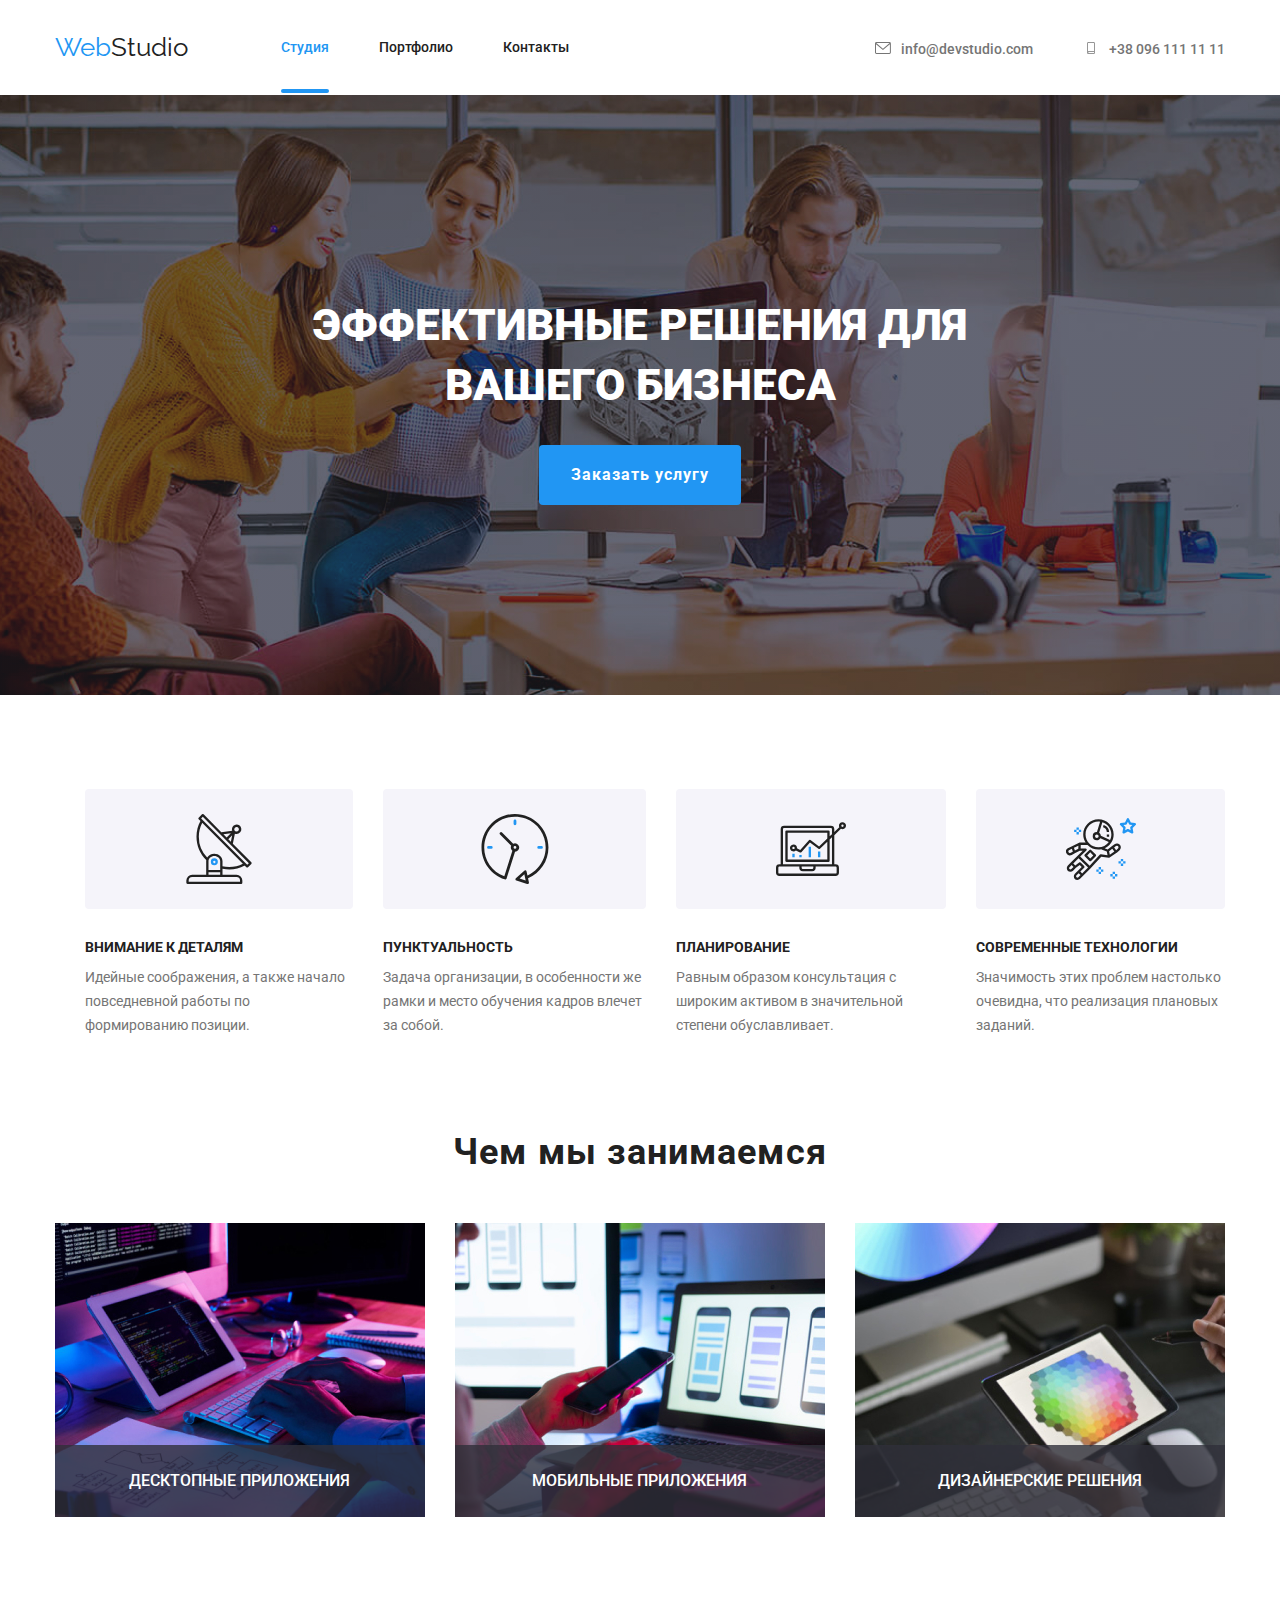
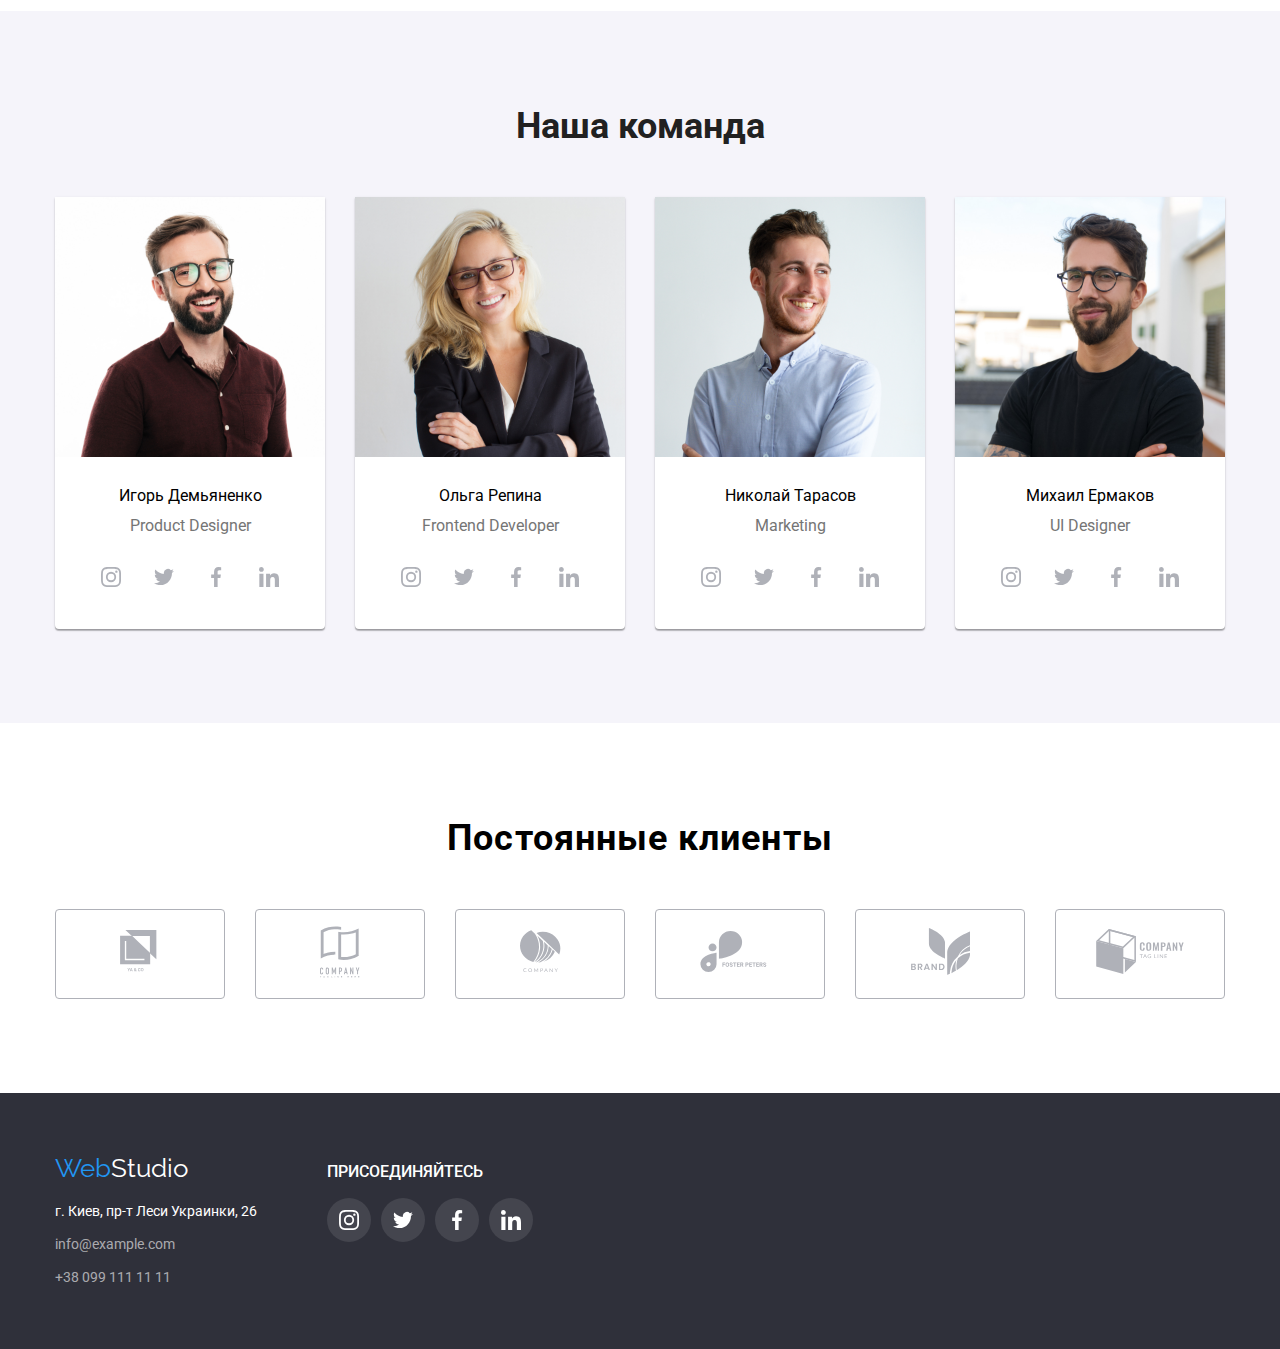
<file: index.html>
<!DOCTYPE html>
<html lang="ru">

<head>
    <meta charset="UTF-8">
    <meta name="viewport" content="width=device-width, initial-scale=1.0">
    <title>WebStudio</title>
    <link rel="stylesheet" href="./css/modern-normalize.css">
    <link rel="preconnect" href="https://fonts.gstatic.com">
    <link
        href="https://fonts.googleapis.com/css2?family=Raleway:wght@700&family=Roboto:wght@400;500;700;900&display=swap"
        rel="stylesheet">
    <link rel="stylesheet" href="./css/style.css">
    <!-- <link rel="stylesheet" href="./css/variables.css"> -->
</head>

<body>
    <header class="page-header">
        <!-- navigation -->
        <div class="container">
        <nav class="header-nav">
            <a href="./index.html" class="logo"><span class="logo-web">Web</span><span
                    class="logo-studio">Studio</span></a>
            <ul class="navigation">
                <li class="nav-item">
                    <a href="./index.html" class="link current">Студия</a>
                </li>
                <li class="nav-item">
                    <a href="./portfolio.html" class="link">Портфолио</a>
                </li>
                <li class="nav-item">
                    <a href="#contacts" class="link">Контакты</a>
                </li>
            </ul>
        <!-- adress -->
        <ul class="header-adress">
            <li class="adress-item">
               <a href="mailto:info@devstudio.com" class="adress">
                <svg class="adress-icon" width="16" height="12">
                    <use href="./img/symbol-defs.svg#icon-envelope-4"></use>
                </svg>info@devstudio.com</a>
            </li>
            <li class="adress-item">
               <a href="tel:+380961111111" class="adress">
                <svg class="adress-icon" width="16" height="12">
                    <use href="./img/symbol-defs.svg#icon-smartphone"></use>
                </svg>+38 096 111 11 11</a>
            </li>
        </ul>
        </nav>
        </div>
    </header>
    <main>
        <!-- hero -->
        <section class="hero">
         <div class="container">
            <h1 class="hero-title">Эффективные решения для вашего бизнеса</h1>
            <button class="hero-btn" data-modal-open>Заказать услугу</button> 
         </div>
        </section>
        <!-- feature -->
        <section class="feature">
         <div class="container">
            <ul class="feature-list">
                <li class="feature-item">
                    <div class="thumb">
                        <svg class="feature-icon" width="70" height="70">
                            <use href="./img/symbol-defs.svg#icon-antenna-1"></use>
                        </svg>
                    </div>
                    <h3 class="feature-title">Внимание к деталям</h3>
                    <p class="feature-text">Идейные соображения, а также начало повседневной работы по формированию позиции.</p>
                </li>
                <li class="feature-item">
                    <div class="thumb">
                        <svg class="feature-icon" width="70" height="70">
                            <use href="./img/symbol-defs.svg#icon-clock-1"></use>
                        </svg>
                    </div>
                    <h3 class="feature-title">Пунктуальность</h3>
                    <p class="feature-text">Задача организации, в особенности же рамки и место обучения кадров влечет за собой.</p>
                </li>
                <li class="feature-item">
                    <div class="thumb">
                        <svg class="feature-icon" width="70" height="70">
                            <use href="./img/symbol-defs.svg#icon-diagram-1"></use>
                    </svg>
                        </div>
                    <h3 class="feature-title">Планирование</h3>
                    <p class="feature-text">Равным образом консультация с широким активом в значительной степени обуславливает.</p>
                </li>
                <li class="feature-item">
                    <div class="thumb">
                        <svg class="feature-icon" width="70" height="70">
                            <use href="./img/symbol-defs.svg#icon-astronaut-1"></use>
                        </svg>
                    </div>
                    <h3 class="feature-title">Современные технологии</h3>
                    <p class="feature-text">Значимость этих проблем настолько очевидна, что реализация плановых заданий.
                    </p>
                </li>
            </ul>
         </div>
        </section>
        <!-- visual -->
        <section class="visual">
         <div class="container">
            <h2 class="visual-tittle">Чем мы занимаемся</h2>
            <ul class="visual-list">
                <li class="visual-item">
                    <img class="visual-img" src="./img/img.jpg" alt="img" width="370" height="294">
                    <div class="visuals-descr">
                        <h4 class="descr-title">Десктопные приложения</h4>
                    </div>
                </li>
                <li class="visual-item">
                    <img class="visual-img" src="./img/img_1.jpg" alt="img(1)" width="370" height="294">
                    <div class="visuals-descr">
                        <h4 class="descr-title">Мобильные приложения</h4>
                    </div>
                </li>
                <li class="visual-item">
                    <img class="visual-img" src="./img/img_2.jpg" alt="img(2)" width="370" height="294">
                    <div class="visuals-descr">
                        <h4 class="descr-title">Дизайнерские решения</h4>
                    </div>
                </li>
            </ul>
         </div>
        </section>
        <!-- team -->
        <section class="team">
            <div class="container">
            <h2 class="team-tittle">Наша команда</h2>
            <ul class="team-list">
                <li class="team-item">
                    <img src="./img/img_3.jpg" alt="img(3)" width="270" height="260">
                    <div class="team-item-text">
                    <h3 class="team-item-name">Игорь Демьяненко</h3>
                    <p class="team-item-position">Product Designer</p>
                    <ul class="social">
                        <li class="social-item">
                            <a href="#" class="social-link">
                                <svg class="social-icon" width="20" height="20">
                                    <use href="./img/symbol-defs.svg#icon-instagram-2"></use>
                                </svg>
                            </a>
                        </li>
                        <li class="social-item">
                            <a href="#" class="social-link">
                                <svg class="social-icon" width="20" height="20">
                                    <use href="./img/symbol-defs.svg#icon-twitter-1"></use>
                                </svg>
                            </a>
                        </li>
                        <li class="social-item">
                            <a href="#" class="social-link">
                                <svg class="social-icon" width="20" height="20">
                                    <use href="./img/symbol-defs.svg#icon-facebook-1"></use>
                                </svg>
                            </a>
                        </li>
                        <li class="social-item">
                            <a href="#" class="social-link">
                                <svg class="social-icon" width="20" height="20">
                                    <use href="./img/symbol-defs.svg#icon-linkedin-1"></use>
                                </svg>
                            </a>
                        </li>
                    </ul>
                    </div>
                </li>
                <li class="team-item">
                    <img src="./img/img_4.jpg" alt="img(4)" width="270" height="260">
                    <div class="team-item-text">
                    <h3 class="team-item-name">Ольга Репина</h3>
                    <p class="team-item-position">Frontend Developer</p>
                    <ul class="social">
                        <li class="social-item">
                            <a href="#" class="social-link">
                                <svg class="social-icon" width="20" height="20">
                                    <use href="./img/symbol-defs.svg#icon-instagram-2"></use>
                                </svg>
                            </a>
                        </li>
                        <li class="social-item">
                            <a href="#" class="social-link">
                                <svg class="social-icon" width="20" height="20">
                                    <use href="./img/symbol-defs.svg#icon-twitter-1"></use>
                                </svg>
                            </a>
                        </li>
                        <li class="social-item">
                            <a href="#" class="social-link">
                                <svg class="social-icon" width="20" height="20">
                                    <use href="./img/symbol-defs.svg#icon-facebook-1"></use>
                                </svg>
                            </a>
                        </li>
                        <li class="social-item">
                            <a href="#" class="social-link">
                                <svg class="social-icon" width="20" height="20">
                                    <use href="./img/symbol-defs.svg#icon-linkedin-1"></use>
                                </svg>
                            </a>
                        </li>
                    </ul>
                    </div>
                </li>
                <li class="team-item">
                    <img src="./img/img_5.jpg" alt="img(5)" width="270" height="260">
                    <div class="team-item-text">
                    <h3 class="team-item-name">Николай Тарасов</h3>
                    <p class="team-item-position">Marketing</p>
                    <ul class="social">
                        <li class="social-item">
                            <a href="#" class="social-link">
                                <svg class="social-icon" width="20" height="20">
                                    <use href="./img/symbol-defs.svg#icon-instagram-2"></use>
                                </svg>
                            </a>
                        </li>
                        <li class="social-item">
                            <a href="#" class="social-link">
                                <svg class="social-icon" width="20" height="20">
                                    <use href="./img/symbol-defs.svg#icon-twitter-1"></use>
                                </svg>
                            </a>
                        </li>
                        <li class="social-item">
                            <a href="#" class="social-link">
                                <svg class="social-icon" width="20" height="20">
                                    <use href="./img/symbol-defs.svg#icon-facebook-1"></use>
                                </svg>
                            </a>
                        </li>
                        <li class="social-item">
                            <a href="#" class="social-link">
                                <svg class="social-icon" width="20" height="20">
                                    <use href="./img/symbol-defs.svg#icon-linkedin-1"></use>
                                </svg>
                            </a>
                        </li>
                    </ul>
                    </div>
                </li>
                <li class="team-item">
                    <img src="./img/img_6.jpg" alt="img(6)" width="270" height="260">
                    <div class="team-item-text">
                    <h3 class="team-item-name">Михаил Ермаков</h3>
                    <p class="team-item-position">UI Designer</p>
                    <ul class="social">
                        <li class="social-item">
                            <a href="#" class="social-link">
                                <svg class="social-icon" width="20" height="20">
                                    <use href="./img/symbol-defs.svg#icon-instagram-2"></use>
                                </svg>
                            </a>
                        </li>
                        <li class="social-item">
                            <a href="#" class="social-link">
                                <svg class="social-icon" width="20" height="20">
                                    <use href="./img/symbol-defs.svg#icon-twitter-1"></use>
                                </svg>
                            </a>
                        </li>
                        <li class="social-item">
                            <a href="#" class="social-link">
                                <svg class="social-icon" width="20" height="20">
                                    <use href="./img/symbol-defs.svg#icon-facebook-1"></use>
                                </svg>
                            </a>
                        </li>
                        <li class="social-item">
                            <a href="#" class="social-link">
                                <svg class="social-icon" width="20" height="20">
                                    <use href="./img/symbol-defs.svg#icon-linkedin-1"></use>
                                </svg>
                            </a>
                        </li>
                    </ul>
                    </div>
                </li>
            </ul>
            </div>
        </section>
        <!-- clients -->
        <section class="clients">
            <div class="container">
                <h2 class="clients-title">Постоянные клиенты</h2>
                <ul class="clients-list">
                    <li class="clients-item">
                        <a href="#" class="clients-link">
                            <svg class="clients-icon" width="44.27" height="44.23">
                                <use href="./img/symbol-defs.svg#icon-logo-1"></use>
                            </svg>
                        </a>
                    </li>
                    <li class="clients-item">
                        <a href="#" class="clients-link">
                            <svg class="clients-icon" width="40" height="52">
                                <use href="./img/symbol-defs.svg#icon-logo-2"></use>
                            </svg>
                        </a>
                    </li>
                    <li class="clients-item">
                        <a href="#" class="clients-link">
                            <svg class="clients-icon" width="41" height="42.6">
                                <use href="./img/symbol-defs.svg#icon-logo-3"></use>
                            </svg>
                        </a>
                    </li>
                    <li class="clients-item">
                        <a href="#" class="clients-link">
                            <svg class="clients-icon" width="79.66" height="42.02">
                                <use href="./img/symbol-defs.svg#icon-logo-4"></use>
                            </svg>
                        </a>
                    </li>
                    <li class="clients-item">
                        <a href="#" class="clients-link">
                            <svg class="clients-icon" width="59" height="47">
                                <use href="./img/symbol-defs.svg#icon-logo-5"></use>
                            </svg>
                        </a>
                    </li>
                    <li class="clients-item">
                        <a href="#" class="clients-link">
                            <svg class="clients-icon" width="88.48" height="45.44">
                                <use href="./img/symbol-defs.svg#icon-Object"></use>
                            </svg>
                        </a>
                    </li>
                </ul>
            </div>
        </section>
    </main>
    <!-- contacts -->
    <footer class="footer">
        <div class="container">
            <div class="footer-content">
                <a href="./index.html" class="logo-footer"><span class="logo-web">Web</span><span
                class="logo-studio-footer">Studio</span></a>
                <address class="footer-contacts" id="contacts">
                <a href="#" class="contacts-location">г. Киев, пр-т Леси Украинки, 26</a>
                <a href="mailto:info@example.com" class="contacts">info@example.com</a>
                <a href="tell:+380991111111" class="contacts">+38 099 111 11 11</a>
                </address>
            </div>
            <div class="footer-social">
            <h2 class="social-title">Присоединяйтесь</h2>
            <ul class="social-card">
                <li class="social-item-footer">
                    <a href="#" class="social-link-footer">
                        <svg class="social-icon-footer" width="20" height="20">
                            <use href="./img/symbol-defs.svg#icon-instagram-2"></use>
                        </svg>
                    </a>
                </li>
                <li class="social-item-footer">
                    <a href="#" class="social-link-footer">
                        <svg class="social-icon-footer" width="20" height="20">
                            <use href="./img/symbol-defs.svg#icon-twitter-1"></use>
                        </svg>
                    </a>
                </li>
                <li class="social-item-footer">
                    <a href="#" class="social-link-footer">
                        <svg class="social-icon-footer" width="20" height="20">
                            <use href="./img/symbol-defs.svg#icon-facebook-1"></use>
                        </svg>
                    </a>
                </li>
                <li class="social-item-footer">
                    <a href="#" class="social-link-footer">
                        <svg class="social-icon-footer" width="20" height="20">
                            <use href="./img/symbol-defs.svg#icon-linkedin-1"></use>
                        </svg>
                    </a>
                </li>
            </ul>
            </div>
        </div>
    </footer>
    <!-- backdrop -->
    <div class="backdrop is-hidden" data-modal>
        <div class="modal">
            <button class="close-btn" data-modal-close>
                <svg class="close-icon" width="18" height="18">
                    <use href="./img/symbol-defs.svg#icon-close-black-18dp-2-1-1" />
                </svg>
            </button>
            <div class="modal-content">
                <p class="modal-text">
                    Lorem ipsum dolor sit amet, consectetur adipisicing elit. Voluptate,
                    qui necessitatibus odit alias fugiat porro illum neque tenetur,
                    cupiditate officia molestiae nemo in voluptatum! Iste ducimus
                    voluptate inventore velit, vel odio quae distinctio, recusandae,
                    animi illum accusantium aut cupiditate sit consequatur. Quibusdam
                    incidunt quisquam minus deserunt, nobis pariatur fuga accusantium
                    quae officia voluptatem! Alias saepe ea eum quae debitis quasi quas
                    aperiam fugit temporibus veritatis. Quos saepe neque pariatur
                    eligendi possimus expedita, quasi sapiente, perferendis minus
                    tenetur temporibus numquam id quae aut deserunt quia. Doloribus
                    corrupti nisi, unde aperiam, possimus consequuntur sequi repellat
                    quam necessitatibus mollitia non placeat ea molestiae odit, illo
                    eligendi. Dignissimos sit reprehenderit, quas vitae rem nulla culpa
                    quaerat recusandae atque a dolore doloremque soluta error aspernatur
                    omnis nisi excepturi voluptatibus est at ipsum consequatur animi
                    labore, aperiam sapiente? Ut ipsum eveniet quibusdam ratione cumque
                    magni at numquam sint animi consequatur necessitatibus dolor
                    officiis, impedit labore maiores hic doloribus ex voluptates
                    doloremque quod nostrum culpa blanditiis maxime expedita? Earum
                    ratione aperiam facilis libero optio, id ipsum iste. Quis assumenda
                    ex repellendus iure numquam dicta natus facilis doloribus accusamus
                    reiciendis ab illum, quisquam fugit, ducimus quia. Dolor ad
                    exercitationem perspiciatis recusandae nihil voluptas facere nisi
                    quos laborum dignissimos!
                </p>
            </div>
        </div>
    </div>

    <!-- Modal JS -->
    <script src="./js/modal.js"></script>
</body>

</html>
</file>
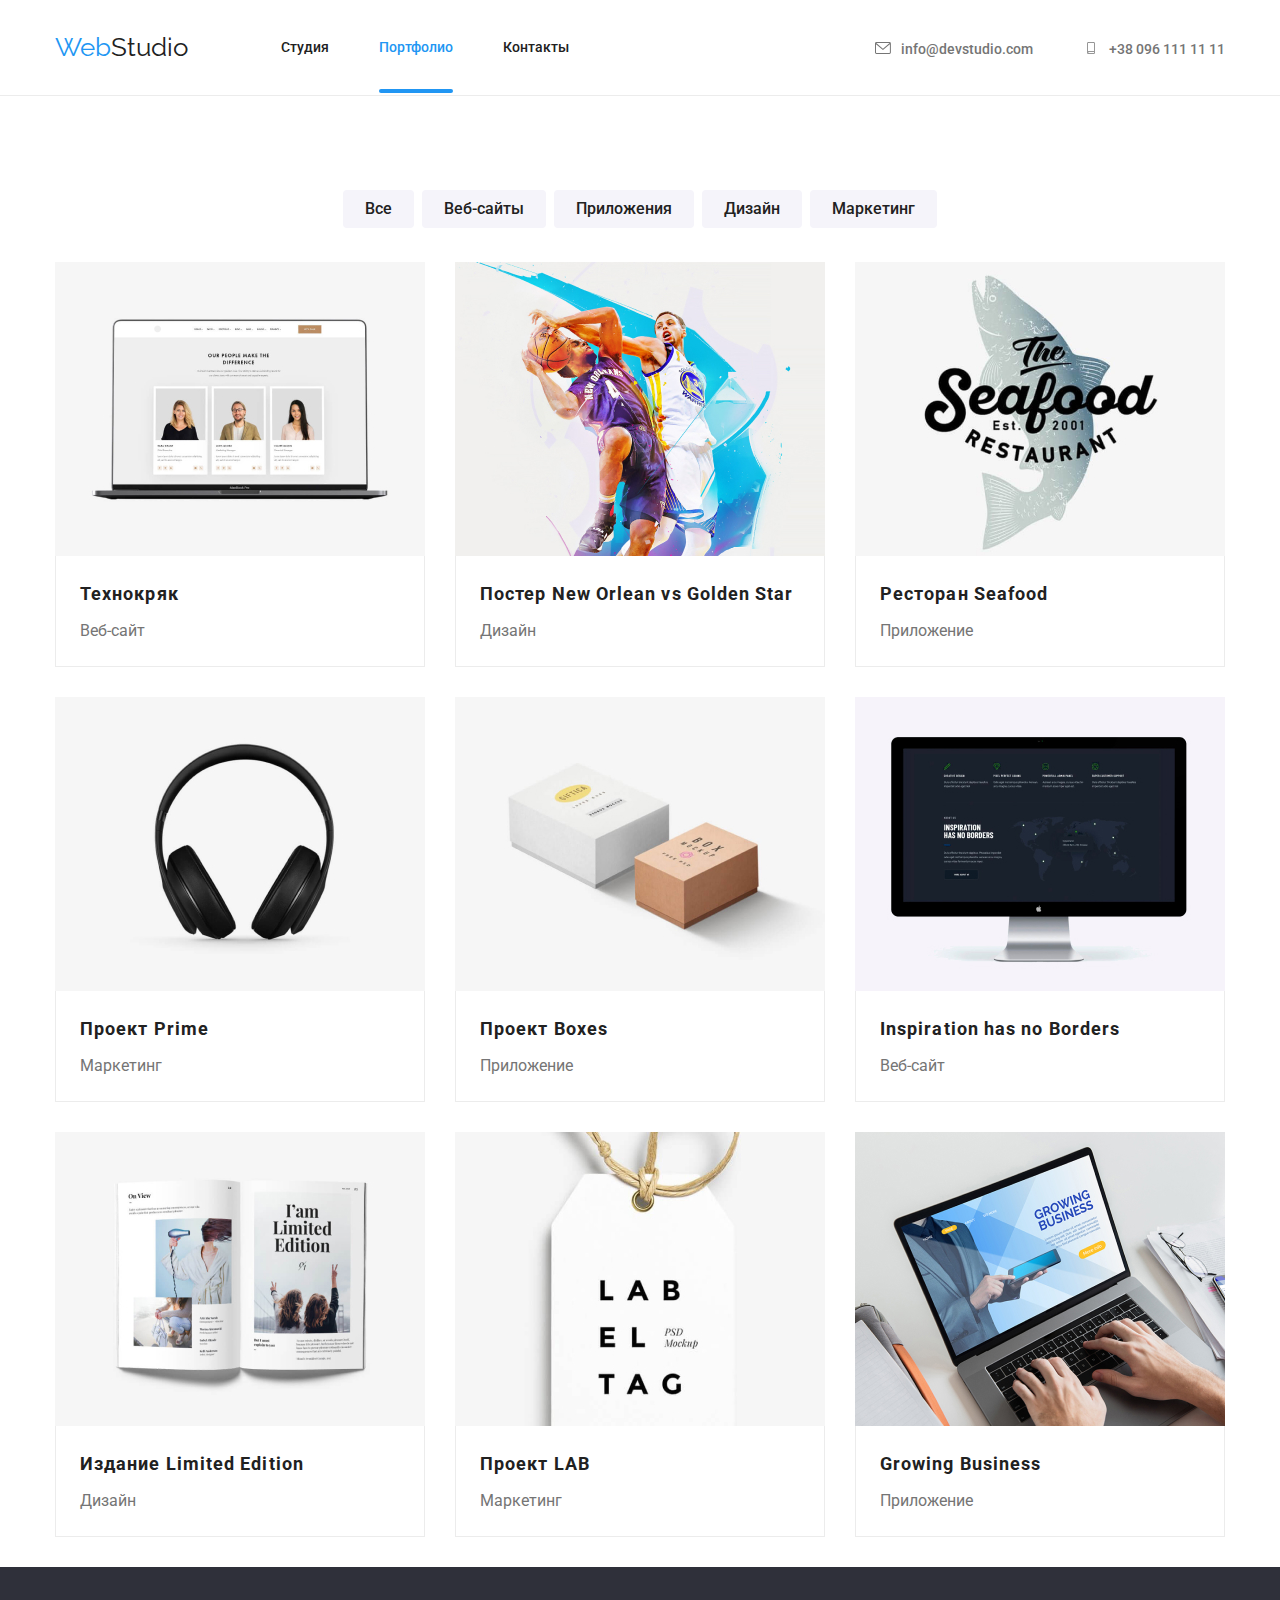
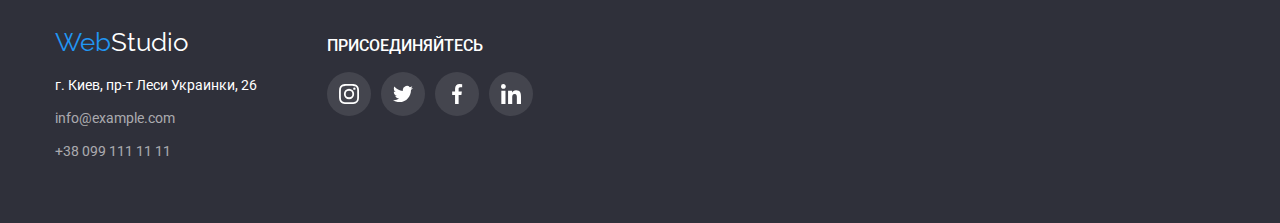
<file: portfolio.html>
<!DOCTYPE html>
<html lang="en">
<head>
    <meta charset="UTF-8">
    <meta name="viewport" content="width=device-width, initial-scale=1.0">
    <title>WebStudio</title>
    <link rel="stylesheet" href="./css/modern-normalize.css">
    <link rel="preconnect" href="https://fonts.gstatic.com">
    <link href="https://fonts.googleapis.com/css2?family=Raleway:wght@700&family=Roboto:wght@400;500;700;900&display=swap"
        rel="stylesheet">
    <link rel="stylesheet" href="./css/style.css">
    <!-- <link rel="stylesheet" href="./css/variables.css"> -->
</head>
<body>
    <header class="page-header-portfolio">
        <!-- navigation -->
        <div class="container">
            <nav class="header-nav">
                <a href="./index.html" class="logo"><span class="logo-web">Web</span><span
                        class="logo-studio">Studio</span></a>
                <ul class="navigation">
                    <li class="nav-item">
                        <a href="./index.html" class="link">Студия</a>
                    </li>
                    <li class="nav-item">
                        <a href="./portfolio.html" class="link current">Портфолио</a>
                    </li>
                    <li class="nav-item">
                        <a href="#contacts" class="link">Контакты</a>
                    </li>
                </ul>
                <!-- adress -->
                <ul class="header-adress">
                    <li class="adress-item">
                        <a href="mailto:info@devstudio.com" class="adress">
                            <svg class="adress-icon" width="16" height="12">
                                <use href="./img/symbol-defs.svg#icon-envelope-4"></use>
                            </svg>info@devstudio.com</a>
                    </li>
                    <li class="adress-item">
                        <a href="tel:+380961111111" class="adress">
                            <svg class="adress-icon" width="16" height="12">
                                <use href="./img/symbol-defs.svg#icon-smartphone"></use>
                            </svg>+38 096 111 11 11</a>
                    </li>
                </ul>
            </nav>
        </div>
    </header>
    <main>
        <section class="portfolio">
            <div class="container">
            <h1 class="visual-hidden">portfolio</h1>
            <!-- buttons -->
            <ul class="button-list">
                <li class="button-item">
                  <button class="button">Все</button>
                </li>
                <li class="button-item">
                  <button class="button">Веб-сайты</button>
                </li>
                <li class="button-item">
                  <button class="button">Приложения</button>
                </li>
                <li class="button-item">
                  <button class="button">Дизайн</button>
                </li>
                <li class="button-item">
                  <button class="button">Маркетинг</button>
                </li>
            </ul>
            </div>
            <!-- projects -->
            <ul class="project-list">
                <li class="project-item">
                    <a class="portfolio-link" href="">
                    <div class="project-thumb">
                    <img class="project-img" src="./img/img_7.jpg" alt="img(7)" width="370">
                    <div class="item-descr">
                        <p class="descr-text">Технокряк это современная площадка распространения
                        коронавируса. Компании используют эту платформу для
                        цифрового шпионажа и атак на защищённые сервера
                        конкурентов.
                        </p>
                    </div>
                    </div>
                    <div class="project-wrapper">
                    <h3 class="projects-title">Технокряк</h3>
                    <p class="projects-text">Веб-сайт</p>
                    </div>
                    </a>
                </li>
                <li class="project-item">
                    <a class="portfolio-link" href="">
                    <div class="project-thumb">
                    <img class="project-img" src="./img/img_8.jpg" alt="img(8)" width="370">
                    <div class="item-descr">
                        <p class="descr-text">Технокряк это современная площадка распространения
                            коронавируса. Компании используют эту платформу для
                            цифрового шпионажа и атак на защищённые сервера
                            конкурентов.
                        </p>
                    </div>
                    </div>
                    <div class="project-wrapper">
                    <h3 class="projects-title">Постер New Orlean vs Golden Star</h3>
                    <p class="projects-text">Дизайн</p>
                    </div>
                    </a>
                </li>
                <li class="project-item">
                    <a class="portfolio-link" href="">
                    <div class="project-thumb">
                    <img class="project-img" src="./img/img_9.jpg" alt="img(9)" width="370">
                    <div class="item-descr">
                        <p class="descr-text">Технокряк это современная площадка распространения
                            коронавируса. Компании используют эту платформу для
                            цифрового шпионажа и атак на защищённые сервера
                            конкурентов.
                        </p>
                    </div>
                    </div>
                    <div class="project-wrapper">
                    <h3 class="projects-title">Ресторан Seafood</h3>
                    <p class="projects-text">Приложение</p>
                    </div>
                    </a>
                </li>
                <li class="project-item">
                    <a class="portfolio-link" href="">
                    <div class="project-thumb">
                    <img class="project-img" src="./img/img_10.jpg" alt="img(10)" width="370">
                    <div class="item-descr">
                        <p class="descr-text">Технокряк это современная площадка распространения
                            коронавируса. Компании используют эту платформу для
                            цифрового шпионажа и атак на защищённые сервера
                            конкурентов.
                        </p>
                    </div>
                    </div>
                    <div class="project-wrapper">
                    <h3 class="projects-title">Проект Prime</h3>
                    <p class="projects-text">Маркетинг</p>
                    </div>
                    </a>
                </li>
                <li class="project-item">
                    <a class="portfolio-link" href="">
                    <div class="project-thumb">
                    <img class="project-img" src="./img/img_11.jpg" alt="img(11)" width="370">
                    <div class="item-descr">
                        <p class="descr-text">Технокряк это современная площадка распространения
                            коронавируса. Компании используют эту платформу для
                            цифрового шпионажа и атак на защищённые сервера
                            конкурентов.
                        </p>
                    </div>
                    </div>
                    <div class="project-wrapper">
                    <h3 class="projects-title">Проект Boxes</h3>
                    <p class="projects-text">Приложение</p>
                    </div>
                    </a>
                </li>
                <li class="project-item">
                    <a class="portfolio-link" href="">
                    <div class="project-thumb">
                    <img class="project-img" src="./img/img_12.jpg" alt="img(12)" width="370">
                    <div class="item-descr">
                        <p class="descr-text">Технокряк это современная площадка распространения
                            коронавируса. Компании используют эту платформу для
                            цифрового шпионажа и атак на защищённые сервера
                            конкурентов.
                        </p>
                    </div>
                    </div>
                    <div class="project-wrapper">
                    <h3 class="projects-title">Inspiration has no Borders</h3>
                    <p class="projects-text">Веб-сайт</p>
                    </div>
                    </a>
                </li>
                <li class="project-item">
                    <a class="portfolio-link" href="">
                    <div class="project-thumb">
                    <img class="project-img" src="./img/img_13.jpg" alt="img(13)" width="370">
                    <div class="item-descr">
                        <p class="descr-text">Технокряк это современная площадка распространения
                            коронавируса. Компании используют эту платформу для
                            цифрового шпионажа и атак на защищённые сервера
                            конкурентов.
                        </p>
                    </div>
                    </div>
                    <div class="project-wrapper">
                    <h3 class="projects-title">Издание Limited Edition</h3>
                    <p class="projects-text">Дизайн</p>
                    </div>
                    </a>
                </li>
                <li class="project-item">
                    <a class="portfolio-link" href="">
                    <div class="project-thumb">
                    <img class="project-img" src="./img/img_14.jpg" alt="img(14)" width="370">
                    <div class="item-descr">
                        <p class="descr-text">Технокряк это современная площадка распространения
                            коронавируса. Компании используют эту платформу для
                            цифрового шпионажа и атак на защищённые сервера
                            конкурентов.
                        </p>
                    </div>
                    </div>
                    <div class="project-wrapper">
                    <h3 class="projects-title">Проект LAB</h3>
                    <p class="projects-text">Маркетинг</p>
                    </div>
                    </a>
                </li>
                <li class="project-item">
                    <a class="portfolio-link" href="">
                    <div class="project-thumb">
                    <img class="project-img" src="./img/img_15.jpg" alt="img(15)" width="370">
                    <div class="item-descr">
                        <p class="descr-text">Технокряк это современная площадка распространения
                            коронавируса. Компании используют эту платформу для
                            цифрового шпионажа и атак на защищённые сервера
                            конкурентов.
                        </p>
                    </div>
                    </div>
                    <div class="project-wrapper">
                    <h3 class="projects-title">Growing Business</h3>
                    <p class="projects-text">Приложение</p>
                    </div>
                    </a>
                </li>
            </ul>
        </section>
    </main>
    <!-- contscts -->
    <footer class="footer">
        <div class="container">
            <div class="footer-content">
                <a href="./index.html" class="logo-footer"><span class="logo-web">Web</span><span
                        class="logo-studio-footer">Studio</span></a>
                <address class="footer-contacts" id="contacts">
                    <a href="#" class="contacts-location">г. Киев, пр-т Леси Украинки, 26</a>
                    <a href="mailto:info@example.com" class="contacts">info@example.com</a>
                    <a href="tell:+380991111111" class="contacts">+38 099 111 11 11</a>
                </address>
            </div>
            <div class="footer-social">
                <h2 class="social-title">Присоединяйтесь</h2>
                <ul class="social-card">
                    <li class="social-item-footer">
                        <a href="#" class="social-link-footer">
                            <svg class="social-icon-footer" width="20" height="20">
                                <use href="./img/symbol-defs.svg#icon-instagram-2"></use>
                            </svg>
                        </a>
                    </li>
                    <li class="social-item-footer">
                        <a href="#" class="social-link-footer">
                            <svg class="social-icon-footer" width="20" height="20">
                                <use href="./img/symbol-defs.svg#icon-twitter-1"></use>
                            </svg>
                        </a>
                    </li>
                    <li class="social-item-footer">
                        <a href="#" class="social-link-footer">
                            <svg class="social-icon-footer" width="20" height="20">
                                <use href="./img/symbol-defs.svg#icon-facebook-1"></use>
                            </svg>
                        </a>
                    </li>
                    <li class="social-item-footer">
                        <a href="#" class="social-link-footer">
                            <svg class="social-icon-footer" width="20" height="20">
                                <use href="./img/symbol-defs.svg#icon-linkedin-1"></use>
                            </svg>
                        </a>
                    </li>
                </ul>
            </div>
        </div>
    </footer>
</body>
</html>
</file>
<file: css/style.css>
ul,
li {
  list-style-type: none;
  padding: 0;
  margin: 0;
}

a {
  text-decoration: none;
  color: inherit;
}

/* Flat H, P parameters */
h1,
h2,
h3,
h4,
h5,
h6,
p {
  font-size: inherit;
  font-weight: 400;
  margin-top: 0;
  margin-bottom: 0;
  margin-block-start: 0;
  margin-block-end: 0;
}

img {
  display: block;
  max-width: 100%;
  height: auto;
}

:root {
  --blue-text: rgba(33, 150, 243, 1);

  --black-text: rgba(33, 33, 33, 1);

  --grey-text: rgba(117, 117, 117, 1);
  --grey-text-op60: rgba(255, 255, 255, 0.6);

  --white-text: rgba(255, 255, 255, 1);

  --social-link-color: rgba(175, 177, 184, 1);

  --back-grey-light: rgba(245, 244, 250, 1);
  --back-blue: rgba(33, 150, 243, 1);
  --back-white: rgba(255, 255, 255, 1);
  --back-team: rgba(245, 244, 250, 1);
  --back-visual: rgba(47, 48, 58, 0.8);
  --back-color-prj: rgba(33, 149, 243, 0.9);
  --graphite: rgba(47, 48, 58, 1);

  --border-color: rgba(236, 236, 236, 1);

  --overlay: rgba(0, 0, 0, 0.2);

  --team-mate-box-shadow: 0px 1px 3px rgba(0, 0, 0, 0.12),
    0px 1px 1px rgba(0, 0, 0, 0.14), 0px 2px 1px rgba(0, 0, 0, 0.2);
  --card-box-shadow: 0px 1px 1px rgba(0, 0, 0, 0.12),
    0px 4px 4px rgba(0, 0, 0, 0.06), 1px 4px 6px rgba(0, 0, 0, 0.16);

  --item-set-gap: 30px;

  --timing-fn: cubic-bezier(0.4, 0, 0.2, 1);
  --transiton-duration-time: 250ms;
}

body {
  font-family: 'Roboto', sans-serif;
}

.container {
  max-width: 1200px;
  margin: 0 auto;
  padding: 0 15px;
}

.header-nav,
.logo,
.navigation,
.header-adress,
.contacts,
.contacts-location {
  display: flex;
}

.contacts-item {
  align-items: center;
}

.header-nav,
.header-adress {
  justify-content: space-between;
  align-items: center;
}

.header-nav {
  padding: 32px 0 32px 0;
}

.navigation {
  margin-left: 93px;
}

.nav-item:not(:first-child) {
  margin-left: 50px;
}

.logo {
  font-family: 'Raleway', sans-serif;
}

.logo-footer {
  font-family: 'Raleway', sans-serif;
}

.logo-web {
  color: var(--blue-text);
  font-style: normal;
  font-weight: 400;
  font-size: 26px;
  line-height: 31px;
}

.logo-studio {
  color: var(--black-text);
  font-style: normal;
  font-weight: 400;
  font-size: 26px;
  line-height: 31px;
}

.logo-studio-footer {
  color: var(--white-text);
  font-style: normal;
  font-weight: 400;
  font-size: 26px;
  line-height: 31px;
}

.navigation .link.current {
  color: var(--blue-text);
}

.link {
  color: var(--black-text);
  font-style: normal;
  font-weight: 500;
  font-size: 14px;
  line-height: 16px;

  padding: 26px 0;
}

.link:hover,
.link:focus {
  color: #2196f3;

  --timing-fn: cubic-bezier(0.4, 0, 0.2, 1);
  --transiton-duration-time: 250ms;
}

.link.current {
  color: var(--back-blue);
  position: relative;
}

.current::after {
  content: '';

  position: absolute;
  top: 76px;
  left: 0;

  display: block;
  width: 100%;
  height: 4px;

  background: var(--back-blue);

  border-radius: 2px;
}

.header-adress {
  margin-left: auto;
}

.adress {
  color: var(--grey-text);
  font-style: normal;
  font-weight: 500;
  font-size: 14px;
  line-height: 16px;
}

.adress:hover,
.adress:focus {
  color: #2196f3;

  --timing-fn: cubic-bezier(0.4, 0, 0.2, 1);
  --transiton-duration-time: 250ms;
}

.adress-item:nth-child(2) {
  margin-left: 50px;
}

.adress-icon:hover {
  color: #2196f3;

  --timing-fn: cubic-bezier(0.4, 0, 0.2, 1);
  --transiton-duration-time: 250ms;
}

.adress-icon {
  margin-top: 5px;
  margin-right: 10px;
  fill: currentColor;
}

.envelope-4 {
  margin-top: 50px;
}

.hero {
  text-align: center;
  background-color: var(--graphite);
  padding: 200px 0 200px 0;

  margin: 0 auto;
  max-width: 1600px;
  height: 600px;

  background-image: linear-gradient(
      to right,
      rgba(47, 48, 58, 0.4),
      rgba(47, 48, 58, 0.4)
    ),
    url('../img/welcome.jpg');
  background-size: cover;
  background-position: center;
  background-repeat: no-repeat;
}

.hero-title {
  color: var(--white-text);
  text-align: center;
  text-transform: uppercase;
  font-style: normal;
  font-weight: 900;
  font-size: 44px;
  line-height: 60px;

  max-width: 696px;
  margin: 0 auto;
}

.hero-btn {
  display: inline-block;
  padding: 15px 32px;
  margin: 30px 0 0;

  border: none;
  color: var(--white-text);
  background: var(--back-blue);
  text-align: center;
  letter-spacing: 0.06em;
  align-items: center;
  font-style: normal;
  font-weight: 700;
  font-size: 16px;
  line-height: 30px;

  box-shadow: 0px 4px 4px var(--btn-boxshadow-color);
  border-radius: 4px;
}

.feature {
  padding: 94px 0;
}

.feature-list {
  display: flex;
  padding-left: 30px;
}

.feature-item {
  max-width: 270px;
}

.feature-item:not(:first-child) {
  margin-left: 30px;
}

.thumb {
  height: 120px;

  display: flex;
  justify-content: center;
  align-items: center;

  border-radius: 4px;

  background-color: var(--back-team);
}

.feature-title {
  color: var(--black-text);
  font-style: normal;
  font-weight: 700;
  font-size: 14px;
  line-height: 16px;
  text-transform: uppercase;

  text-align: left;
  padding-top: 30px;
}

.feature-text {
  color: var(--grey-text);
  font-style: normal;
  font-weight: normal;
  font-size: 14px;
  line-height: 24px;

  margin-top: 10px;
}

.social {
  margin-top: 16px;
  display: flex;
  justify-content: space-around;
}

.social-item {
  display: flex;
  justify-content: center;
  border-radius: 50%;

  transition-property: background-color;
  transition-duration: var(--transiton-duration-time);
  transition-timing-function: var(--timing-fn);
}

.social-link {
  width: 44px;
  height: 44px;

  display: flex;
  justify-content: center;
  align-items: center;
}

.social-item:hover,
.social-item:focus {
  background-color: var(--back-blue);
}

.social-icon {
  fill: var(--social-link-color);

  transition-property: fill;
  transition-duration: var(--transiton-duration-time);
  transition-timing-function: var(--timing-fn);
}

.social-item:hover .social-icon,
.social-item:focus .social-icon {
  fill: var(--white-text);
}

.visual {
  padding-bottom: 94px;
}

.visual-tittle {
  color: var(--black-text);
  text-align: center;
  font-weight: 700;
  font-size: 36px;
  line-height: 42px;
  letter-spacing: 0.03em;
}

.visual-list {
  display: flex;
  flex-wrap: wrap;
  margin-top: 50px;
  margin-left: calc(-1 * var(--item-set-gap));
  justify-content: space-around;
}

.visual-item {
  position: relative;

  flex-basis: calc(100% / 3 - var(--item-set-gap));
  margin-left: var(--item-set-gap);
}

.visuals-descr {
  padding: 27px 0;

  position: absolute;
  bottom: 0;
  left: 0;
  width: 100%;

  background-color: var(--back-visual);
}

.descr-title {
  font-weight: 500;
  line-height: 1.142;
  text-align: center;
  text-transform: uppercase;

  color: var(--white-text);
}

.team {
  background-color: var(--back-team);

  padding: 94px 0;
}

.team-tittle {
  color: var(--black-text);
  font-style: normal;
  font-weight: 700;
  font-size: 36px;
  line-height: 42px;

  text-align: center;
}

.team-list {
  margin-top: 50px;
  display: flex;
  margin-left: calc(-1 * var(--item-set-gap));

  justify-content: center;
}

.team-item {
  flex-basis: calc(100% / 4 - var(--item-set-gap));
  margin-left: var(--item-set-gap);
  max-width: 270px;

  text-align: center;
  font-size: 16px;
  line-height: 1.18;

  background-color: var(--back-white);

  box-shadow: var(--team-mate-box-shadow);
  border-radius: 0px 0px 4px 4px;
}

.team-item-text {
  padding: 30px;
}

.teamteam-item-name {
  color: var(--black-text);
  font-style: normal;
  font-weight: 500;
  font-size: 16px;
  line-height: 19px;
}

.team-item-position {
  color: var(--grey-text);
  font-style: normal;
  font-weight: 400;
  font-size: 16px;
  line-height: 19px;
  margin-top: 10px;
}

.clients {
  padding: 94px 0;
}

.clients-title {
  font-weight: 700;
  font-size: 36px;
  line-height: 1.17;
  letter-spacing: 0.03em;
  text-align: center;
}

.clients-list {
  margin-top: 50px;

  display: flex;
}

.clients-item {
  width: 170px;
  height: 90px;

  display: flex;
  align-items: center;
  justify-content: center;

  border: 1px solid var(--social-link-color);
  border-radius: 4px;

  transition-property: fill;
  transition-duration: var(--transiton-duration-time);
  transition-timing-function: var(--timing-fn);
}

.clients-item:not(:first-child) {
  margin-left: 30px;
}

.clients-item:focus,
.clients-item:hover {
  border: 1px solid var(--blue-text);
  border-radius: 4px;
  fill: var(--blue-text);
}

.clients-item:focus .clients-icon,
.clients-item:hover .clients-icon {
  fill: var(--blue-text);
}

.clients-icon {
  fill: var(--social-link-color);

  transition-property: fill;
  transition-duration: var(--transiton-duration-time);
  transition-timing-function: var(--timing-fn);
}

.footer {
  background: var(--graphite);
  padding: 60px 0;
}

.footer .container {
  display: flex;
  align-items: baseline;
}

.footer-contacts {
  display: flex;
  flex-direction: column;
  margin-top: 15px;
}

.contacts-location {
  color: var(--white-text);
  font-style: normal;
  font-weight: 400;
  font-size: 14px;
  line-height: 24px;
}

.contacts {
  color: var(--grey-text-op60);
  font-style: normal;
  font-weight: 400;
  font-size: 14px;
  line-height: 24px;

  margin-top: 9px;
}

.footer-social {
  margin-left: 70px;
}

.social-title {
  font-weight: 500;
  line-height: 1.172;
  text-transform: uppercase;

  color: var(--white-text);
}

.social-card {
  margin-top: 16px;
  display: flex;
  justify-content: space-around;
}

.social-item-footer {
  display: flex;
  justify-content: center;
  border-radius: 50%;

  transition-property: background-color;
  transition-duration: var(--transiton-duration-time);
  transition-timing-function: var(--timing-fn);
}

.social-link-footer {
  width: 44px;
  height: 44px;

  display: flex;
  justify-content: center;
  align-items: center;
}

.social-item-footer:hover,
.social-item-footer:focus {
  background-color: var(--back-blue);
}

.social-icon-footer {
  fill: var(--social-link-color);

  transition-property: fill;
  transition-duration: var(--transiton-duration-time);
  transition-timing-function: var(--timing-fn);
}

.social-item-footer:hover .social-icon-footer,
.social-item-footer:focus .social-icon-footer {
  fill: var(--white-text);
}

.social {
  margin-top: 20px;
}

.social-item-footer {
  margin-right: 10px;
  background-color: rgba(255, 255, 255, 0.1);
}

.social-icon-footer {
  fill: var(--back-white);
}

/* Portfolio */
.page-header-portfolio {
  border-bottom: 1px solid var(--border-color);
}

.visual-hidden {
  position: absolute;
  width: 1px;
  height: 1px;
  margin: -1px;
  border: 0;
  padding: 0;
  white-space: nowrap;
  clip-path: inset(100%);
  clip: rect(0 0 0 0);
  overflow: hidden;
}

.button-list {
  display: flex;
  justify-content: center;
  text-align: center;
  padding-top: 94px;
}

.button {
  color: var(--black-text);
  background: var(--back-grey-light);
  font-style: normal;
  text-align: center;
  font-weight: 500;
  font-size: 16px;
  line-height: 26px;

  padding: 6px 22px;
  border: none;
  cursor: pointer;
  display: inline-block;

  border-radius: 4px;

  transition-property: color, background-color, box-shadow;
  transition-duration: var(--transiton-duration-time);
  transition-timing-function: var(--timing-fn);
}

.button-item:not(:first-child) {
  margin-left: 8px;
}

.button:active,
.button:hover,
.button:focus {
  color: white;
  background-color: #2196f3;

  box-shadow: 0px 3px 1px rgba(0, 0, 0, 0.1), 0px 1px 2px rgba(0, 0, 0, 0.08),
    0px 2px 2px rgba(0, 0, 0, 0.12);
  border-radius: 4px;

  outline: none;
}

.project-list {
  display: flex;
  flex-wrap: wrap;
  margin-top: 34px;
  margin-left: calc(-1 * var(--item-set-gap));

  justify-content: center;
  text-align: center;
}

.project-item {
  margin-bottom: 30px;
  max-width: 370px;
  flex-basis: calc(100% / 3 - var(--item-set-gap));
  margin-left: var(--item-set-gap);

  text-align: left;
}

.project-item .last-item {
  margin-bottom: 0;
}

.portfolio-link {
  display: block;

  transition-property: box-shadow;
  transition-duration: var(--transiton-duration-time);
  transition-timing-function: var(--timing-fn);
}

.portfolio-link:focus,
.portfolio-link:hover {
  box-shadow: var(--card-box-shadow);
}

.project-wrapper {
  padding: 20px 24px;
  border: 1px solid var(--border-color);
  border-top: none;
}

.projects-title {
  color: var(--black-text);
  font-style: normal;
  font-weight: 700;
  font-size: 18px;
  line-height: 36px;

  letter-spacing: 0.06em;
}

.projects-text {
  color: var(--grey-text);
  font-style: normal;
  font-weight: 400;
  font-size: 16px;
  line-height: 30px;

  margin-top: 4px;
}

.project-thumb {
  position: relative;
  border-style: none;
  overflow: hidden;
}

.item-descr {
  position: absolute;
  top: 0;
  left: 0;
  width: 100%;
  height: 100%;
  background-color: var(--back-color-prj);
  opacity: 0;
  padding: 63px 24px;

  transform: translateY(100%);

  transition-duration: var(--transiton-duration-time);
  transition-timing-function: var(--timing-fn);
}

.item-descr:hover,
.item-descr:focus {
  transform: translateX(0);
  opacity: 0.9;
}

.descr-text {
  color: var(--white-text);
  position: absolute;
  display: flex;
  font-weight: 400;
  font-size: 18px;
  line-height: 28px;
  letter-spacing: 0.03em;
  font-family: Roboto, sans-serif;
  top: 63px;
  left: 24px;
}

.portfolio-link:hover .item-descr,
.portfolio-link:focus .item-descr {
  transform: translateX(0);
  opacity: 0.9;
}

/* -----Backdrop styles----- */
.backdrop {
  position: fixed;
  top: 0;
  left: 0;

  width: 100%;
  height: 100%;

  background-color: var(--overlay);
  pointer-events: none;
}

.backdrop.is-hidden {
  opacity: 0;

  visibility: hidden;

  pointer-events: none;

  transition-property: opacity, visibility;
  transition-duration: var(--transiton-duration-time);
  transition-timing-function: var(--timing-fn);
}

.modal {
  position: absolute;
  top: 50%;
  left: 50%;
  transform: translate(-50%, -50%);

  max-width: 528px;
  max-height: 581px;
  padding: 40px;

  background-color: var(--back-white);

  box-shadow: 0px 1px 3px rgba(0, 0, 0, 0.12), 0px 1px 1px rgba(0, 0, 0, 0.14),
    0px 2px 1px rgba(0, 0, 0, 0.2);
  border-radius: 4px;

  overflow-y: auto;

  pointer-events: auto;
}

.close-btn {
  position: absolute;
  top: 8px;
  right: 8px;

  width: 30px;
  height: 30px;

  background-color: var(--back-white);

  display: flex;
  justify-content: center;
  align-items: center;

  border: 1px solid rgba(0, 0, 0, 0.1);
  border-radius: 50%;

  cursor: pointer;
}

.close-icon {
  fill: currentColor;

  transition-property: fill;
  transition-duration: var(--transiton-duration-time);
  transition-timing-function: var(--timing-fn);
}

.close-icon:hover {
  fill: var(--back-blue);
}
</file>
<file: css/variables.css>
:root {
  --blue-text: rgba(33, 150, 243, 1);

  --black-text: rgba(33, 33, 33, 1);

  --grey-text: rgba(117, 117, 117, 1);
  --grey-text-op60: rgba(255, 255, 255, 0.6);

  --graphite: rgba(47, 48, 58, 1);

  --white-text: rgba(255, 255, 255, 1);

  --back-white: #e5e5e5;
  --back-grey-light: rgba(245, 244, 250, 1);
}
</file>
